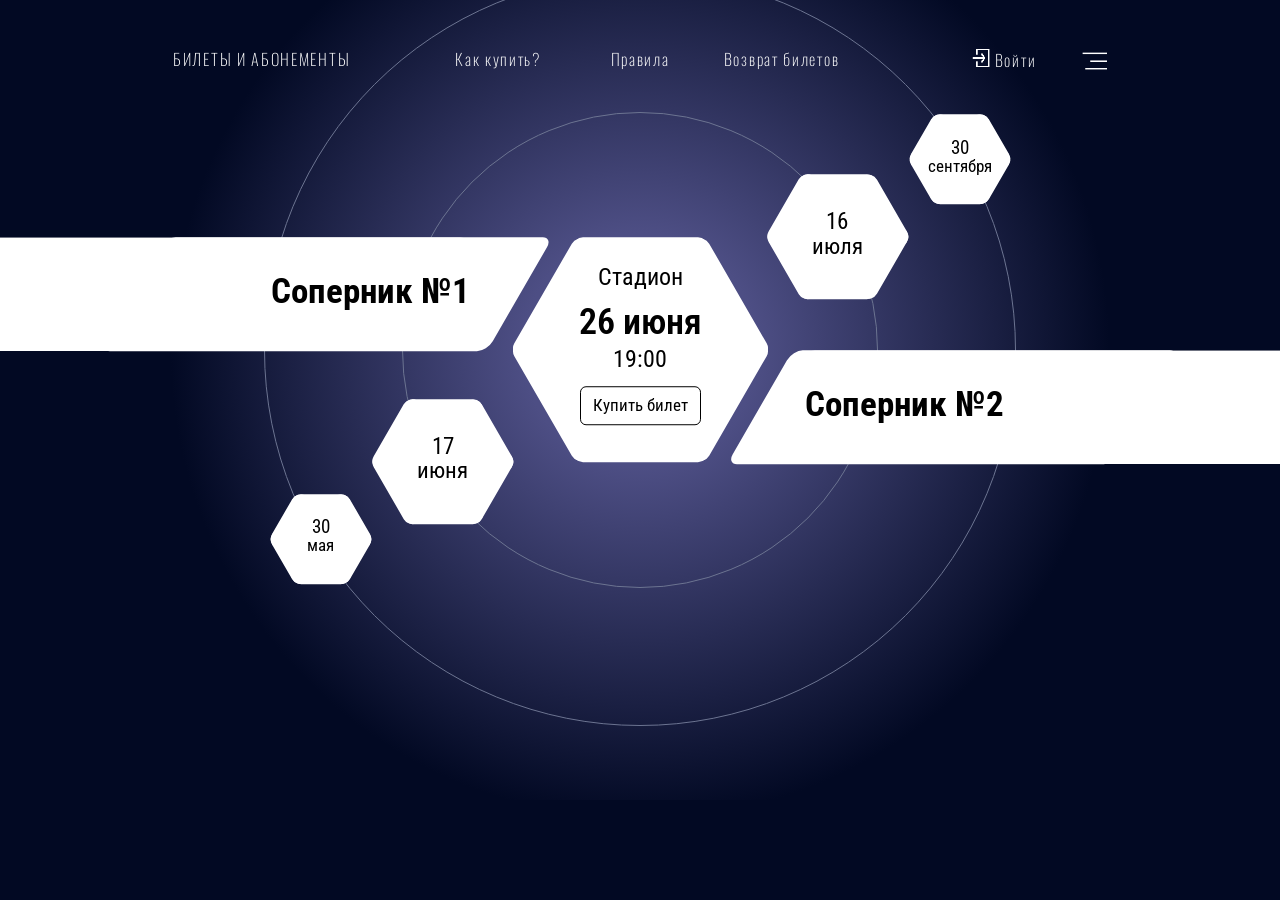
<file: index.html>
<!DOCTYPE html>
<html lang="en">
<head>
    <meta charset="UTF-8">
    <meta name="viewport" content="width=device-width, initial-scale=1.0">
    <title>Hexagon</title>
    <link rel="stylesheet" href="style.css">
    <link rel="shortcut icon" href="/assets/favicon.png" type="image/png">
</head>
<body>
    <div class="gradient_bg"></div>
    <div class="circles_bg">
        <div class="circle circle--little"></div>
        <div class="circle circle--big"></div>
    </div>

    <header>
        <nav class="nav">
            <ul class="nav__list">
                <li class="nav__item nav__item--uppercase"><a class="nav__link" href="#">Билеты и абонементы</a></li>
                <li class="nav__item"><a class="nav__link" href="#">Как купить?</a></li>
                <li class="nav__item"><a class="nav__link" href="#">Правила</a></li>
                <li class="nav__item"><a class="nav__link" href="#">Возврат билетов</a></li>
                <li class="nav__item nav__item__entry"><a class="nav__link nav__link__entry" href="#"><img src="/assets/door.png" alt="" class="nav__icon nav__icon--door" height="18px"> Войти</a></li>
                <li class="nav__item"> <a class="nav__link" href="#"><img src="/assets/burger.png" alt="меню" class="nav__icon nav__icon--burger" height="18px"></a>  </li>
            </ul>
        </nav>
    </header>
    <main class="hex">
        <ul class="hex__list">
            <li class="hex__item hex__item--mini hex__item--mini--right">
                <div class="hex__content">
                    <a href="#" class="hex__link">
                        <p class="text hex__text hex__location hidden">Стадион</p>
                        <h2 class="hex__date hex__date--full hidden">30 сентября</h2>
                        <p class="text hex__text hex__time hidden">23:00</p>
                        <h2 class="hex__date hex__date--day">30</h2>
                        <p class="text hex__text hex__date hex__date--month">сентября</p>
                        <button class="button button--buy hidden">Купить билет</button>
                    </a>
                </div>
            </li>
            <li class="hex__item hex__item--medium hex__item--medium--right">
                <div class="hex__content">
                    <a href="#" class="hex__link">
                        <p class="text hex__text hex__location hidden">Стадион</p>
                        <h2 class="hex__date hex__date--full hidden">16 июля</h2>
                        <p class="text hex__text hex__time hidden">11:00</p>
                        <h2 class="hex__date hex__date--day">16</h2>
                        <p class="text hex__text hex__date hex__date--month">июля</p>
                        <button class="button button--buy hidden">Купить билет</button>
                    </a>
                </div>
            </li>
            <li class="hex__strip hex__strip--left">
                <div class="hex__strip__content hex__strip__content--left">
                    <a href="#" class="strip__link">
                        <h2 class="strip__title">Соперник №1</h2>
                    </a>
                </div>
            </li>
            <li class="hex__item hex__item--large hex__item--center">
                <div class="hex__content">
                    <a href="#" class="hex__link">
                        <p class="text hex__text hex__location">Стадион</p>
                        <h2 class="hex__date hex__date--full">26 июня</h2>
                        <p class="text hex__text hex__time">19:00</p>
                        <h2 class="hex__date hex__date--day hidden">26</h2>
                        <p class="text hex__text hex__date hex__date--month hidden">июня</p>
                        <button class="button button--buy">Купить билет</button>
                    </a>
                </div>
            </li>
            <li class="hex__strip hex__strip--right">
                <div class="hex__strip__content hex__strip__content--right">
                    <a href="#" class="strip__link">
                        <h2 class="strip__title">Соперник №2</h2>
                    </a>
                </div>
            </li>
            <li class="hex__item hex__item--medium hex__item--medium--left">
                <div class="hex__content">
                    <a href="#" class="hex__link">
                        <p class="text hex__text hex__location hidden">Стадион</p>
                        <h2 class="hex__date hex__date--full hidden">17 июня</h2>
                        <p class="text hex__text hex__time hidden">21:00</p>
                        <h2 class="hex__date hex__date--day">17</h2>
                        <p class="text hex__text hex__date hex__date--month">июня</p>
                        <button class="button button--buy hidden">Купить билет</button>
                    </a>
                </div>
            </li>
            <li class="hex__item hex__item--mini hex__item--mini--left">
                <div class="hex__content">
                    <a href="#" class="hex__link">
                        <p class="text hex__text hex__location hidden">Стадион</p>
                        <h2 class="hex__date hex__date--full hidden">30 мая</h2>
                        <p class="text hex__text hex__time hidden">13:00</p>
                        <h2 class="hex__date hex__date--day">30</h2>
                        <p class="text hex__text hex__date hex__date--month">мая</p>
                        <button class="button button--buy hidden">Купить билет</button>
                    </a>
                </div>
            </li>
        </ul>
    </main>
    <footer></footer>
    <script src="script.js"></script>
</body>
</html>
</file>
<file: style.css>
@import url('https://fonts.googleapis.com/css2?family=Oswald:wght@200;300;400;500;600;700&display=swap');
@import url('https://fonts.googleapis.com/css2?family=Roboto+Condensed:wght@300;400;700&display=swap');

* {
  margin: 0;
  padding: 0;
}

html {  
  background: #020923;

  font-size: 15px;

  overflow: hidden;
}

body {
  position: relative;
  
  font-family: "Roboto Condensed", Arial, Helvetica, sans-serif;

  height: 100vh;
  width: 100vw;
}

.gradient_bg {
  position: absolute;
  z-index: -2;
  
  top: 50%;
  left: 50%;
  transform: translate(-50%, -50%);

  height: inherit;
  width: inherit;

  background: radial-gradient(circle at center, #4d4e84 20%, #020923 80%);
  background-repeat: no-repeat;
  background-size: cover;
}

@media (min-width: 950px) {
  .gradient_bg {
    background: radial-gradient(circle at center, #4d4e84 15%, #020923 70%);
  }
}

@media (min-width: 1100px) {
  .gradient_bg {
    background: radial-gradient(circle at center, #4d4e84 15%, #020923 60%);
  }
}

@media (min-width: 1400px) {
  .gradient_bg {
    background: radial-gradient(circle at center, #4d4e84 10%, #020923 47%);
  }
}

@media (min-width: 1800px) {
  .gradient_bg {
    background: radial-gradient(circle at center, #4d4e84 10%, #020923 40%);
  }
}

.circles_bg {
  margin-top: -100px;
}

.circle {
  position: absolute;
  z-index: -1;
  left:50%;
  top:50%;
 

  border: 1px solid #6c7491;
  border-radius: 50%;
}

.circle--little {
  height: 31.6rem;
  width: 31.6rem;
  transform: translate(-50%, -50%);
}

.circle--big {
  height: 50rem;
  width: 50rem;
  transform: translate(-50%, -50%);
}


/* навигатор */
.nav {  
  font-family: "Oswald", Arial, Helvetica, sans-serif;
  font-weight: 200;
  font-size: 1.08rem;
  letter-spacing: 1.7px;
  line-height: 1.1rem;
}

.nav__list {
  display: flex;
  flex-wrap: nowrap;
  flex-direction: row;
  justify-content: space-between;
  /* align-content: center; */

  max-width: 1024px;
  margin: 0 auto;
  padding-top: 1rem;

  list-style-type: none;
}

.nav__link, .hex__link, .strip__link {
  vertical-align: middle;
  white-space: nowrap;
  text-decoration: none;
}

.nav__link {
  color: white;
}

.nav__item {
  flex-grow: 1;
  flex-shrink: 1;
  flex-basis: 0;
  text-align: center;

  padding: 8.9rem 0rem;
}

.nav__item:nth-of-type(1) {
  flex-grow: 1.8;
  text-align: left;

  margin-left: 3rem;
}

.nav__item:nth-of-type(2) {
  flex-grow: 1;
}

.nav__item:nth-of-type(3) {
  flex-grow: 1;
}

.nav__item:nth-of-type(4) {
  flex-grow: 1;
}

.nav__item:nth-of-type(5) {
  flex-grow: 1.3;
  text-align: right;
}

.nav__item:nth-of-type(6) {
  flex-grow: .5;
  text-align: right;
  padding-top: 9.1rem;
  margin-right: 3rem;
}

.nav__item--uppercase {
  text-transform: uppercase;
}

@media (max-width: 1000px) {
  .nav__item:nth-of-type(1) {
    margin-left: 1rem;
  }
  .nav__item:nth-of-type(6) {
    margin-right: 1rem;
  }
}

/* блок с гексагонами */

/* ниже идёт отрисовка гексагонов - не стоит трогать эти стили */
.hex__item {
  position: relative;
  text-align: center;
  
  background: white;

  height: 15rem;
  width: 9rem;
  box-sizing: border-box;

  border: 10px solid white;
  border-radius: 10px;

  cursor: pointer;

  transition: all 400ms;
}

.hex__item::before,
.hex__item::after {
  content: "";
  position: absolute;
  top: -10px;
  left: -10px;

  height: 100%;
  width: 100%;

  background: inherit;
  border: inherit;
  border-radius: inherit;
}
.hex__item::before {
  transform: rotate(60deg);
}
.hex__item::after {
  transform: rotate(-60deg);
}
/* выше идёт отрисовка гексагонов */

.hex {
  width: 100%;
  height: 100%;
  position: fixed;
  top: 0;
  left: 0;
}

/* новый элементы вписывать в существующую сетку, не надо новых ячеек */
.hex__list {
  display: grid;
  grid-template-columns: 9rem 1.5rem 4rem 1.5rem 2rem 5.3rem 1.5rem 0.5rem 4rem 9rem 4rem 0.5rem 1.5rem 5.3rem 2rem 1.5rem 4rem 1.5rem 9rem;
  grid-template-rows: 4rem 2.11rem 2.11rem 4.22rem 3.28rem 3.28rem 4.22rem 2.11rem 2.11rem 4rem;
  justify-content: center;

  list-style-type: none;

  position: absolute;
  top: 50%;
  left: 50%;
  transform: translate(-50%, -50%);
  margin-top: -100px ;
}

.hex__item--mini {
  height: 6rem;
  width: 4rem;
}

.hex__item--medium {
  height: 8.34rem;
  width: 5.3rem;
}

.hex__item--large {
  height: 15rem;
  width: 9rem;
}

.hex__item--large .hex__link {
  cursor: default; /* переделать в класс, чтобы JS мог легче подхватывать */
}

.hex__strip {
  position: relative;
  background: white;

  height: 7.567rem;
  transform: skewX(-30deg);
  box-sizing: border-box;

  border: 10px solid white;
  border-radius: 10px;

  transition: all 400ms;
}

.hex__strip__content {
  position: absolute;
  background: inherit;
  top: -10px;

  height: inherit;
  width: 1500px;
  transform: skewX(30deg);
  box-sizing: border-box;

  border: inherit;
  border-radius: inherit;

  transition: inherit;
}

.hex__strip__content--left {
  right: 40px;
  border-right: none;
  text-align: right;
}

.hex__strip__content--right {
 left: 35px;
 border-left: none;
  text-align: left;
}

.hex__item--mini--right {
  grid-row-start: 1;
  grid-row-end: 3;
  grid-column-start: 17;
  grid-column-end: 18;
}

.hex__item--medium--right {
  grid-row-start: 2;
  grid-row-end: 5;
  grid-column-start: 14;
  grid-column-end: 15;
}

.hex__strip--left {
    grid-row-start: 4;
    grid-row-end: 6;
    grid-column-start: 1;
    grid-column-end: 10;

    margin-right: 3.5rem;
}

.hex__item--center {
  grid-row-start: 4;
  grid-row-end: 8;
  grid-column-start: 10;
  grid-column-end: 11;
}

.hex__strip--right {
  grid-row-start: 6;
  grid-row-end: 8;
  grid-column-start: 11;
  grid-column-end: 20;

  margin-left: 3.5rem;
}

.hex__item--medium--left {
  grid-row-start: 7;
  grid-row-end: 10;
  grid-column-start: 6;
  grid-column-end: 7;
}

.hex__item--mini--left {
  grid-row-start: 9;
  grid-row-end: 11;
  grid-column-start: 3;
  grid-column-end: 4;
}

.hex__content {
  position: absolute;
  z-index: 1;
}

/* стили для текста внутри гексагонов и полосок */
.hex__link, .hex__text, .strip__link, .strip__title{
  color: black;
  
  /* margin: 0;
  padding: 0; */
}

.strip__link {
  display: inline-block;
  line-height: 6rem;

  font-size: 1.55rem;
  font-stretch: ultra-condensed;
}

/* .hex__content, .hex__link, .hex__text {
  display: inline-block;
  height: inherit;
  width: inherit;
} */

.hex__content {
  position: absolute;
  transform: translate(-10px, -10px); /*зависит от ширины бордера в hex__item */
  
  height: inherit;
  width: inherit;
}

.hex__date {
  font-weight: 400;
  font-size: 1.5rem;
  letter-spacing: 0px;
  font-stretch: ultra-condensed;
}

.hex__link {
  display: flex;
  flex-direction: column;
  align-items: center;

  height: inherit;
  width: inherit;
}

.hex__item--mini .hex__link {
  height: 6rem;
  width: 4rem;
  padding-top: 1.5rem;
}
.hex__item--mini .hex__date--month {
  line-height: 1rem;
}

.hex__item--medium .hex__link {
  height: 8.34rem;
  width: 5.3rem;
  padding-top: 2.25rem;
}
.hex__item--medium .hex__date--month {
  line-height: 1.5rem;
  padding-top: 0.05rem;
}

.hex__item--large .hex__link {
  height: 15rem;
  width: 9rem;
  padding-top: 1.7rem;
}
.hex__item--large .hex__date {
  font-weight: 600;
  font-size: 2.4rem;
  padding-top: 0.7rem;
}
.hex__time {
  padding-top: 0.1rem;
}
.hex__location, .hex__time {
  font-size: 1.59rem;
  font-stretch: ultra-condensed;
}
.button {
  cursor: pointer;

  background-color: transparent;
  
  border: 1px solid black;
  border-radius: 6px;
  
  font: inherit;
  font-size: 1.1rem;
  
  padding: 0.6rem 0.8rem;
  margin: 0.85rem auto 0.6rem;

  transition: all linear 250ms;
}
.button:hover {
  background-color: rgba(2, 9, 35, 0.75);
  border-color: white;
  color: white;

  transition: all linear 250ms;
}
.button:focus {
 outline: none;
 box-shadow: 0 0 0 1px rgb(2, 9, 35);
 font-weight: bolder;
}

.hex__item--mini .hex__date {
  font-weight: 400;
  font-size: 1.24rem;
}

.hex__item--mini .hex__date--month {
  font-size: 1.1rem;
}

.hex__item--medium .hex__date {
  font-weight: 400;
  font-size: 1.5rem;
}

.hidden {
  display: none;
}
</file>
